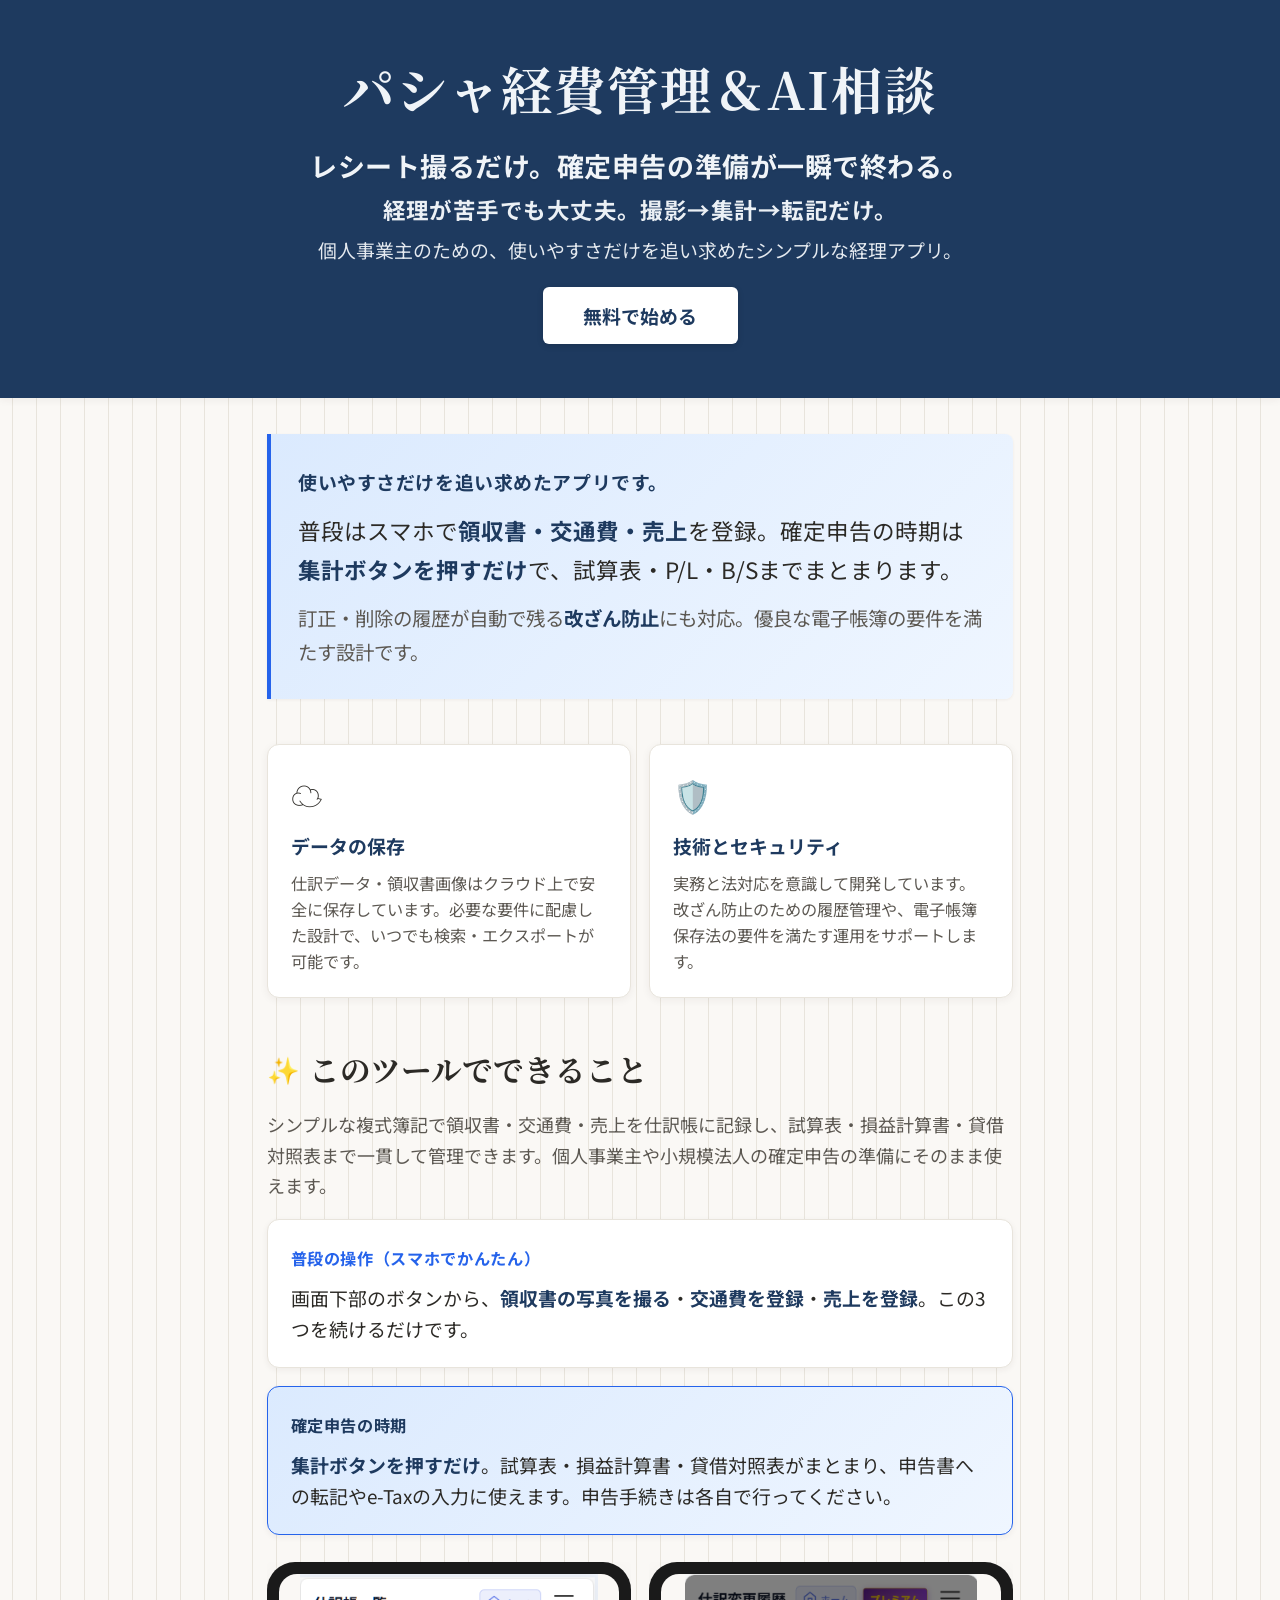
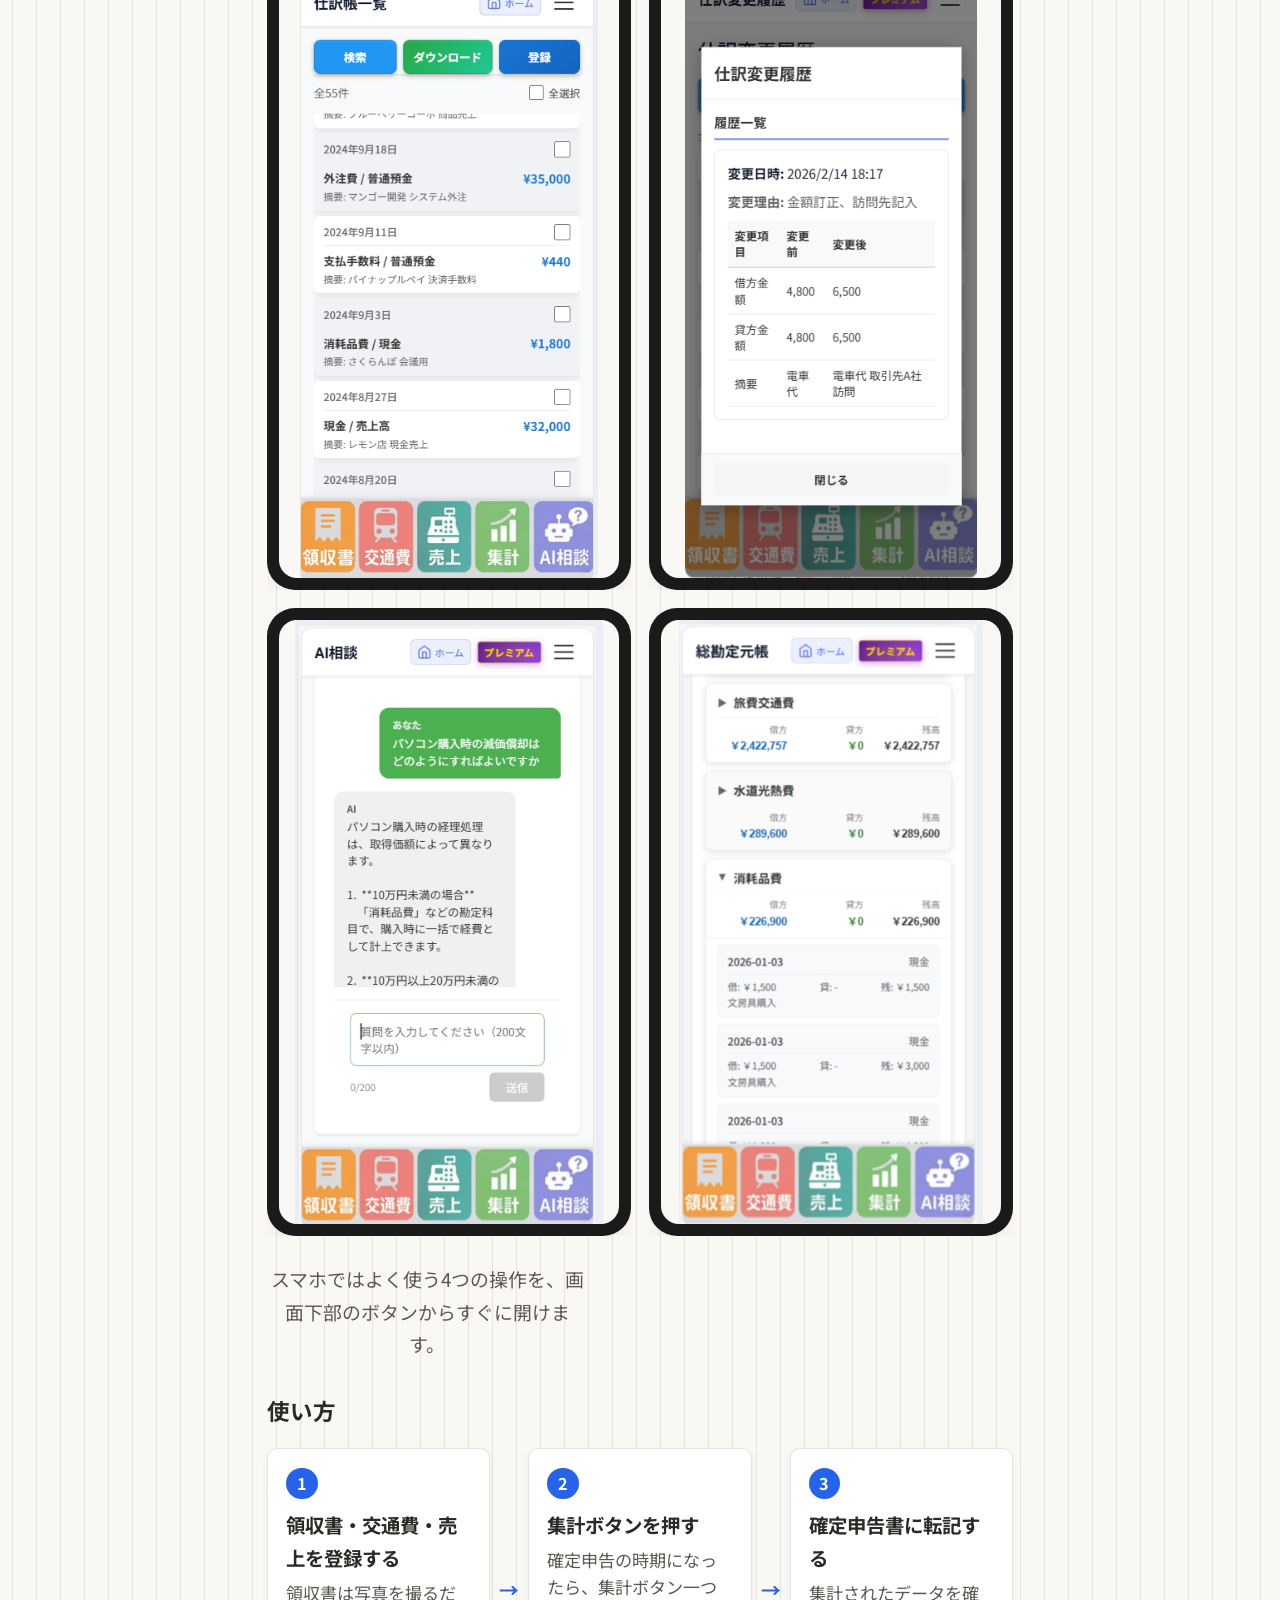
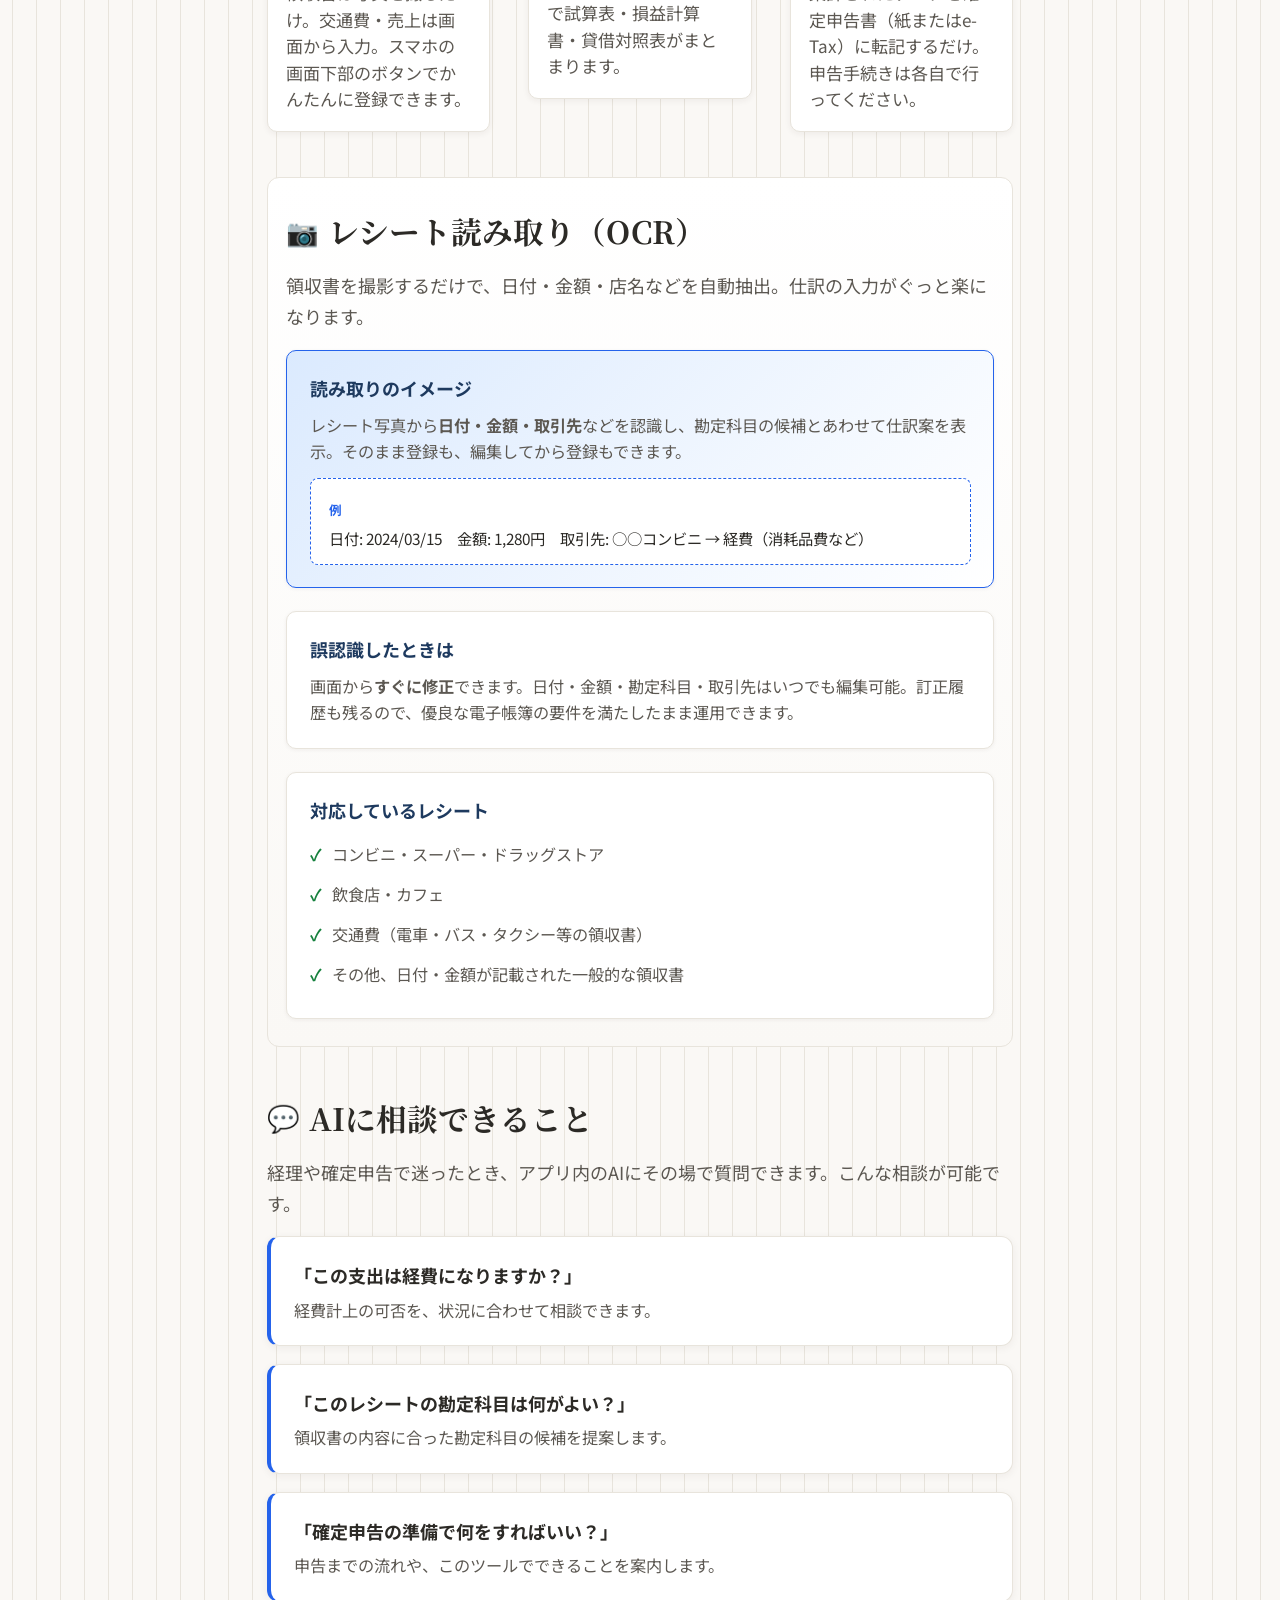
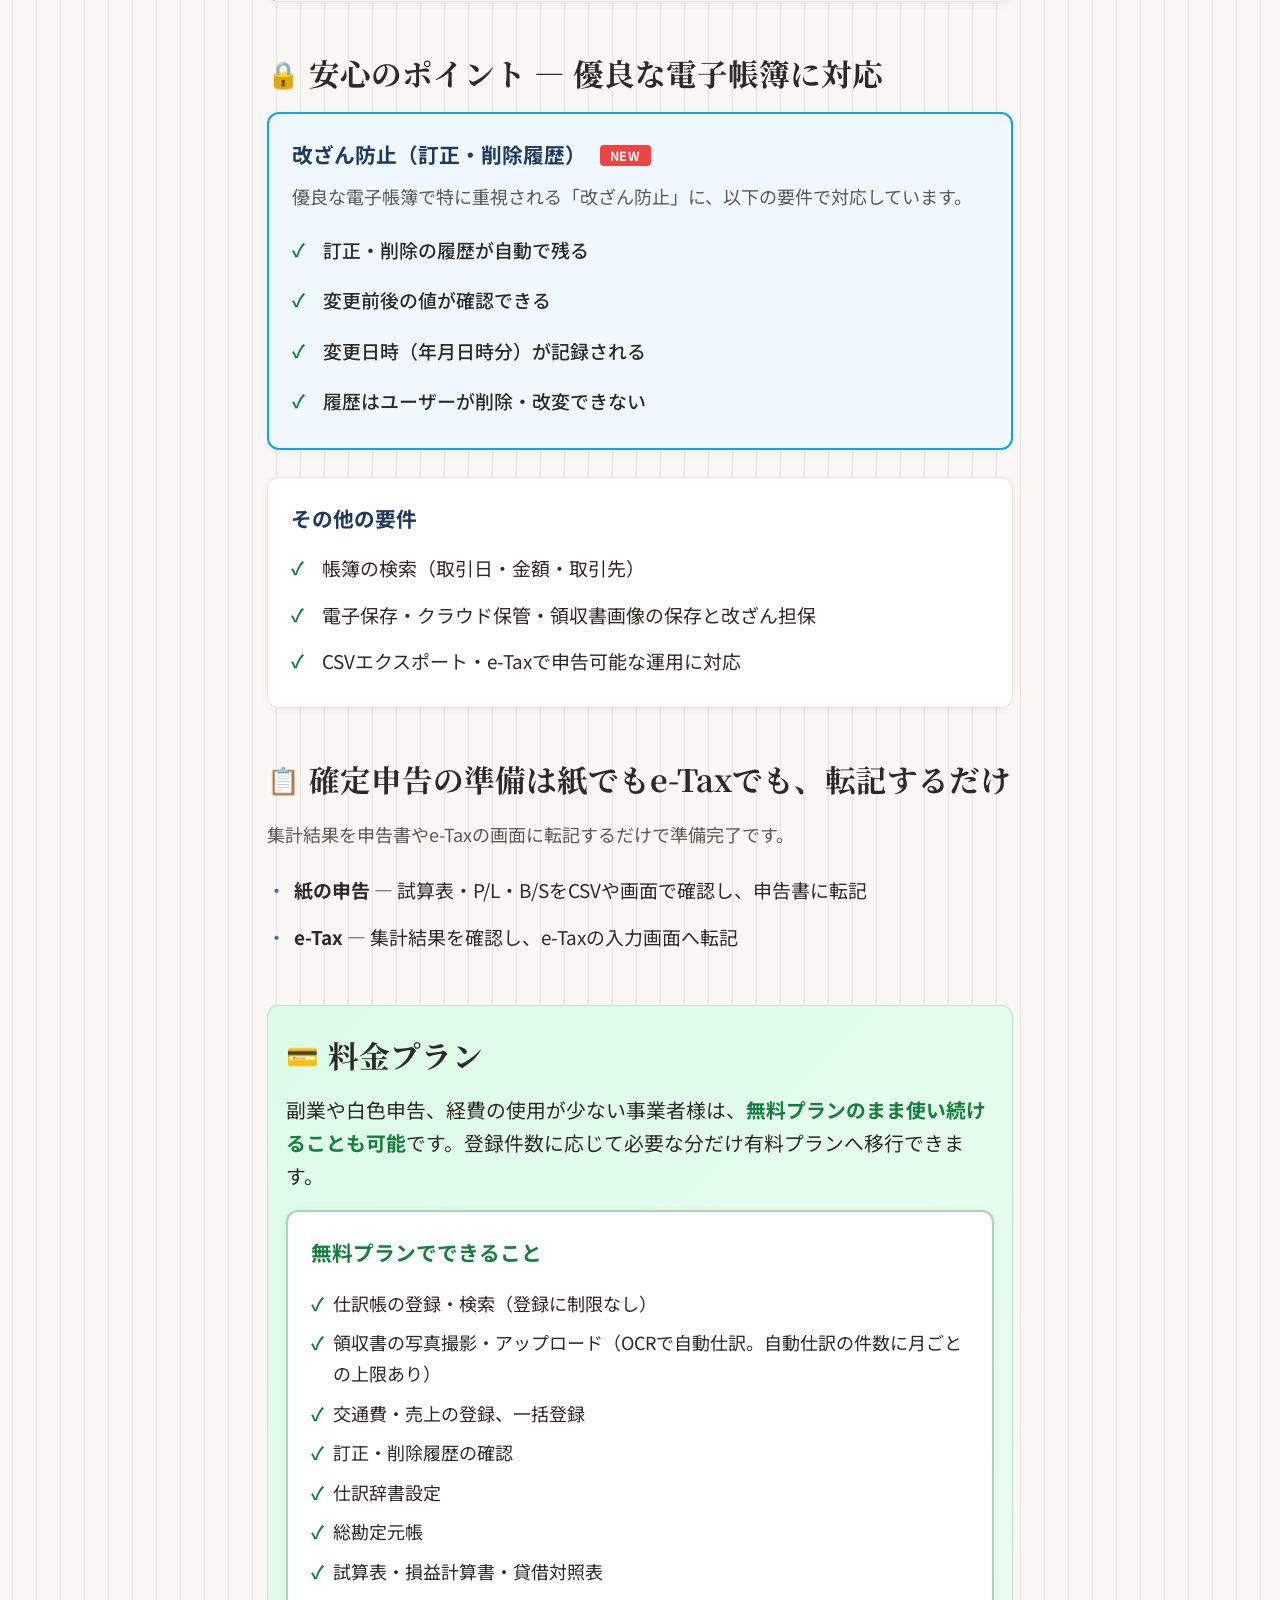
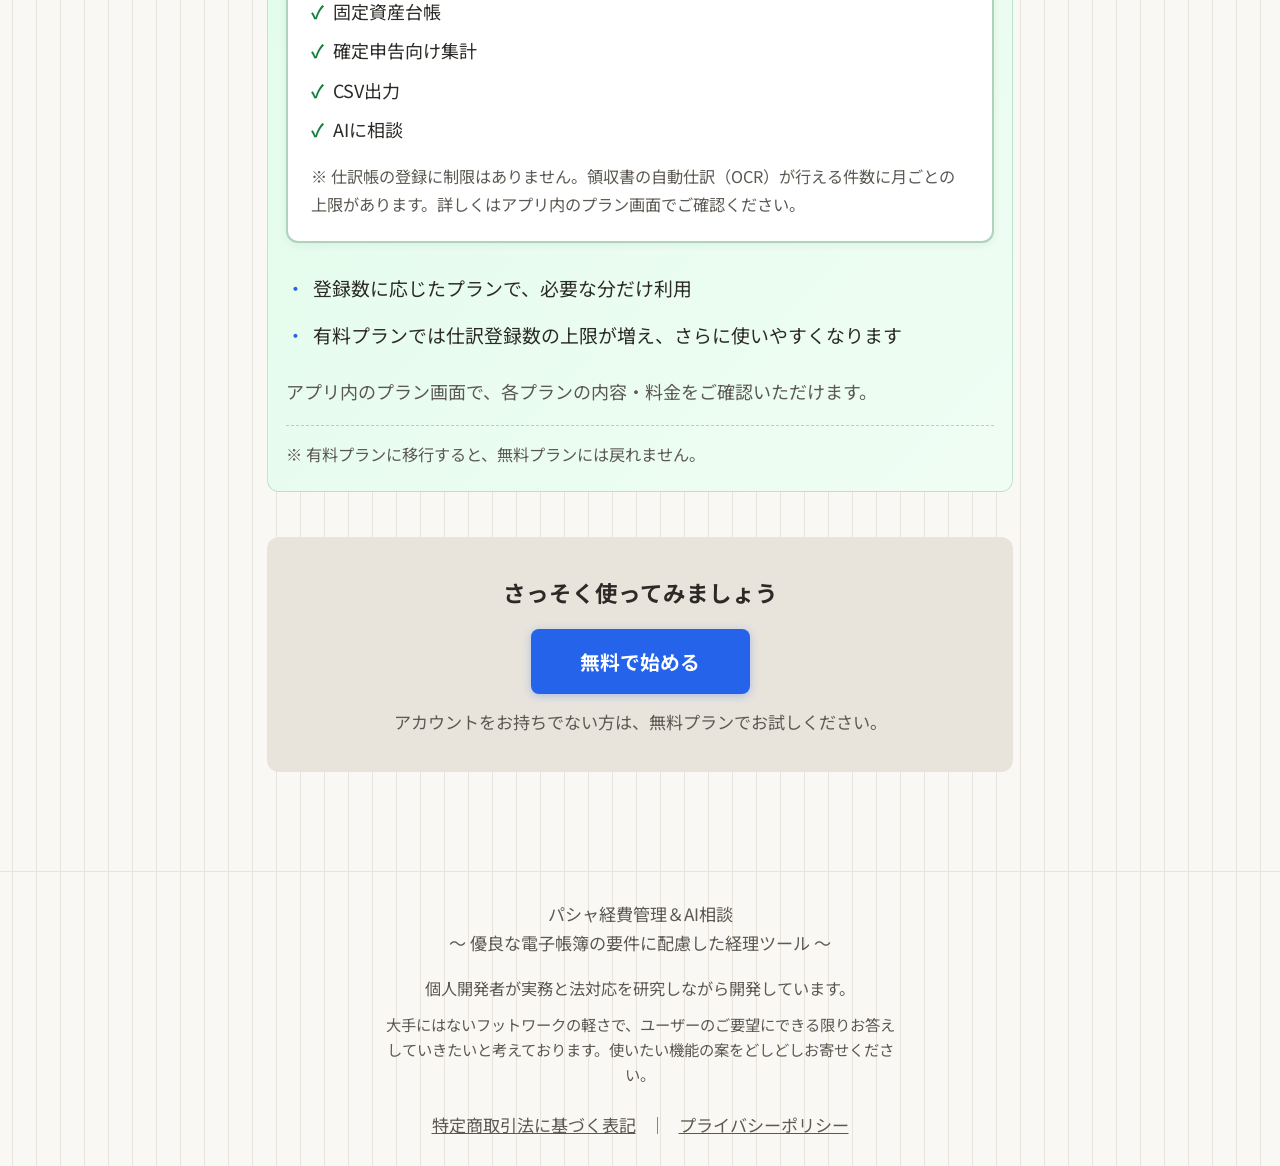
<file: index.html>
<!DOCTYPE html>
<html lang="ja">
<head>
  <meta charset="UTF-8" />
  <meta name="viewport" content="width=device-width, initial-scale=1" />
  <meta name="description" content="パシャ経費管理＆AI相談 — 優良な電子帳簿の要件に配慮した、訂正・削除履歴で改ざん防止を実現する仕訳帳・経理ツール" />
  <title>パシャ経費管理＆AI相談｜優良な電子帳簿対応の経理ツール</title>
  <link rel="preconnect" href="https://fonts.googleapis.com" />
  <link rel="preconnect" href="https://fonts.gstatic.com" crossorigin />
  <link href="https://fonts.googleapis.com/css2?family=Noto+Sans+JP:wght@400;500;700&family=Noto+Serif+JP:wght@500;600;700&display=swap" rel="stylesheet" />
  <link rel="stylesheet" href="styles.css" />
</head>
<body>
  <div class="page">
    <header class="header">
      <div class="header-inner">
        <h1 class="logo">パシャ経費管理＆AI相談</h1>
        <p class="header-catch">レシート撮るだけ。確定申告の準備が一瞬で終わる。</p>
        <p class="header-catch-2">経理が苦手でも大丈夫。撮影→集計→転記だけ。</p>
        <p class="header-sub">個人事業主のための、使いやすさだけを追い求めたシンプルな経理アプリ。</p>
        <a href="https://receipt-ai-system-front.onrender.com/login" class="header-login-btn">無料で始める</a>
      </div>
    </header>

    <main class="main">
      <!-- 1. ヒーロー（このツールの価値を一言で） -->
      <section class="hero">
        <div class="hero-inner">
          <p class="hero-usability">使いやすさだけを追い求めたアプリです。</p>
          <p class="hero-lead">普段はスマホで<strong>領収書・交通費・売上</strong>を登録。確定申告の時期は<strong>集計ボタンを押すだけ</strong>で、試算表・P/L・B/Sまでまとまります。</p>
          <p class="hero-sub">訂正・削除の履歴が自動で残る<strong>改ざん防止</strong>にも対応。優良な電子帳簿の要件を満たす設計です。</p>
        </div>
      </section>

      <!-- 信頼の基盤（誰が・どの技術で） -->
      <section class="section section-trust-base" aria-label="信頼の基盤">
        <div class="trust-base-grid">
          <div class="trust-base-card">
            <span class="trust-base-icon" aria-hidden="true">☁️</span>
            <h3 class="trust-base-title">データの保存</h3>
            <p class="trust-base-desc">仕訳データ・領収書画像はクラウド上で安全に保存しています。必要な要件に配慮した設計で、いつでも検索・エクスポートが可能です。</p>
          </div>
          <div class="trust-base-card">
            <span class="trust-base-icon" aria-hidden="true">🛡️</span>
            <h3 class="trust-base-title">技術とセキュリティ</h3>
            <p class="trust-base-desc">実務と法対応を意識して開発しています。改ざん防止のための履歴管理や、電子帳簿保存法の要件を満たす運用をサポートします。</p>
          </div>
        </div>
      </section>

      <!-- 2. このツールでできること（操作・画面を1か所に集約） -->
      <section class="section section-do" id="do">
        <h2 class="section-title">
          <span class="section-title-icon">✨</span>
          このツールでできること
        </h2>
        <p class="section-note">シンプルな複式簿記で領収書・交通費・売上を仕訳帳に記録し、試算表・損益計算書・貸借対照表まで一貫して管理できます。個人事業主や小規模法人の確定申告の準備にそのまま使えます。</p>

        <div class="flow-cards">
          <div class="flow-card">
            <span class="flow-label">普段の操作（スマホでかんたん）</span>
            <p class="flow-desc">画面下部のボタンから、<strong>領収書の写真を撮る</strong>・<strong>交通費を登録</strong>・<strong>売上を登録</strong>。この3つを続けるだけです。</p>
          </div>
          <div class="flow-card flow-card-accent">
            <span class="flow-label">確定申告の時期</span>
            <p class="flow-desc"><strong>集計ボタンを押すだけ</strong>。試算表・損益計算書・貸借対照表がまとまり、申告書への転記やe-Taxの入力に使えます。申告手続きは各自で行ってください。</p>
          </div>
        </div>

        <div class="screen-showcase">
          <div class="screenshot-grid" aria-label="アプリ画面">
            <div class="screenshot-grid-item">
              <div class="phone-mockup">
                <div class="phone-frame">
                  <div class="phone-screen">
                    <img src="images/app-screenshot.png" alt="アプリ画面：メイン操作" />
                  </div>
                </div>
              </div>
            </div>
            <div class="screenshot-grid-item">
              <div class="phone-mockup">
                <div class="phone-frame">
                  <div class="phone-screen">
                    <img src="images/app-screenshot-2.png" alt="アプリ画面：領収書登録" />
                  </div>
                </div>
              </div>
            </div>
            <div class="screenshot-grid-item">
              <div class="phone-mockup">
                <div class="phone-frame">
                  <div class="phone-screen">
                    <img src="images/app-screenshot-3.png" alt="アプリ画面：交通費・売上" />
                  </div>
                </div>
              </div>
            </div>
            <div class="screenshot-grid-item">
              <div class="phone-mockup">
                <div class="phone-frame">
                  <div class="phone-screen">
                    <img src="images/app-screenshot-4.png" alt="アプリ画面：集計" />
                  </div>
                </div>
              </div>
            </div>
          </div>
          <p class="screen-caption-single">スマホではよく使う4つの操作を、画面下部のボタンからすぐに開けます。</p>
        </div>

        <!-- 使い方（3ステップ） -->
        <h3 class="howto-title">使い方</h3>
        <div class="howto-steps">
          <div class="howto-step">
            <span class="howto-step-num">1</span>
            <h4 class="howto-step-title">領収書・交通費・売上を登録する</h4>
            <p class="howto-step-desc">領収書は写真を撮るだけ。交通費・売上は画面から入力。スマホの画面下部のボタンでかんたんに登録できます。</p>
          </div>
          <span class="howto-arrow">→</span>
          <div class="howto-step">
            <span class="howto-step-num">2</span>
            <h4 class="howto-step-title">集計ボタンを押す</h4>
            <p class="howto-step-desc">確定申告の時期になったら、集計ボタン一つで試算表・損益計算書・貸借対照表がまとまります。</p>
          </div>
          <span class="howto-arrow">→</span>
          <div class="howto-step">
            <span class="howto-step-num">3</span>
            <h4 class="howto-step-title">確定申告書に転記する</h4>
            <p class="howto-step-desc">集計されたデータを確定申告書（紙またはe-Tax）に転記するだけ。申告手続きは各自で行ってください。</p>
          </div>
        </div>
      </section>

      <!-- レシート読み取り（OCR） -->
      <section class="section section-ocr" id="ocr">
        <h2 class="section-title">
          <span class="section-title-icon">📷</span>
          レシート読み取り（OCR）
        </h2>
        <p class="section-note">領収書を撮影するだけで、日付・金額・店名などを自動抽出。仕訳の入力がぐっと楽になります。</p>

        <div class="ocr-blocks">
          <div class="ocr-block ocr-block-example">
            <h3 class="ocr-block-title">読み取りのイメージ</h3>
            <p class="ocr-block-desc">レシート写真から<strong>日付・金額・取引先</strong>などを認識し、勘定科目の候補とあわせて仕訳案を表示。そのまま登録も、編集してから登録もできます。</p>
            <div class="ocr-example-box" aria-hidden="true">
              <span class="ocr-example-label">例</span>
              <p class="ocr-example-text">日付: 2024/03/15　金額: 1,280円　取引先: ○○コンビニ → 経費（消耗品費など）</p>
            </div>
          </div>
          <div class="ocr-block">
            <h3 class="ocr-block-title">誤認識したときは</h3>
            <p class="ocr-block-desc">画面から<strong>すぐに修正</strong>できます。日付・金額・勘定科目・取引先はいつでも編集可能。訂正履歴も残るので、優良な電子帳簿の要件を満たしたまま運用できます。</p>
          </div>
          <div class="ocr-block">
            <h3 class="ocr-block-title">対応しているレシート</h3>
            <ul class="ocr-receipt-list">
              <li>コンビニ・スーパー・ドラッグストア</li>
              <li>飲食店・カフェ</li>
              <li>交通費（電車・バス・タクシー等の領収書）</li>
              <li>その他、日付・金額が記載された一般的な領収書</li>
            </ul>
          </div>
        </div>
      </section>

      <!-- AIに相談できること -->
      <section class="section section-ai" id="ai">
        <h2 class="section-title">
          <span class="section-title-icon">💬</span>
          AIに相談できること
        </h2>
        <p class="section-note">経理や確定申告で迷ったとき、アプリ内のAIにその場で質問できます。こんな相談が可能です。</p>
        <ul class="ai-example-list">
          <li class="ai-example-card">
            <span class="ai-example-q">「この支出は経費になりますか？」</span>
            <p class="ai-example-desc">経費計上の可否を、状況に合わせて相談できます。</p>
          </li>
          <li class="ai-example-card">
            <span class="ai-example-q">「このレシートの勘定科目は何がよい？」</span>
            <p class="ai-example-desc">領収書の内容に合った勘定科目の候補を提案します。</p>
          </li>
          <li class="ai-example-card">
            <span class="ai-example-q">「確定申告の準備で何をすればいい？」</span>
            <p class="ai-example-desc">申告までの流れや、このツールでできることを案内します。</p>
          </li>
        </ul>
      </section>

      <!-- 3. 安心のポイント（改ざん防止＋優良な電子帳簿を1ブロックに） -->
      <section class="section section-trust" id="trust">
        <h2 class="section-title">
          <span class="section-title-icon">🔒</span>
          安心のポイント — 優良な電子帳簿に対応
        </h2>

        <div class="trust-block trust-block-featured">
          <h3 class="trust-title">改ざん防止（訂正・削除履歴） <span class="badge-new badge-new-inline">NEW</span></h3>
          <p class="trust-note">優良な電子帳簿で特に重視される「改ざん防止」に、以下の要件で対応しています。</p>
          <ul class="checklist checklist-featured">
            <li><span class="check">✓</span> 訂正・削除の履歴が自動で残る</li>
            <li><span class="check">✓</span> 変更前後の値が確認できる</li>
            <li><span class="check">✓</span> 変更日時（年月日時分）が記録される</li>
            <li><span class="check">✓</span> 履歴はユーザーが削除・改変できない</li>
          </ul>
        </div>

        <div class="trust-block">
          <h3 class="trust-title">その他の要件</h3>
          <ul class="checklist">
            <li><span class="check">✓</span> 帳簿の検索（取引日・金額・取引先）</li>
            <li><span class="check">✓</span> 電子保存・クラウド保管・領収書画像の保存と改ざん担保</li>
            <li><span class="check">✓</span> CSVエクスポート・e-Taxで申告可能な運用に対応</li>
          </ul>
        </div>
      </section>

      <!-- 4. 確定申告の準備（転記の説明はここだけ） -->
      <section class="section section-appeal" id="etax">
        <h2 class="section-title">
          <span class="section-title-icon">📋</span>
          確定申告の準備は紙でもe-Taxでも、転記するだけ
        </h2>
        <p class="section-note">集計結果を申告書やe-Taxの画面に転記するだけで準備完了です。</p>
        <ul class="appeal-list">
          <li><strong>紙の申告</strong> — 試算表・P/L・B/SをCSVや画面で確認し、申告書に転記</li>
          <li><strong>e-Tax</strong> — 集計結果を確認し、e-Taxの入力画面へ転記</li>
        </ul>
      </section>

      <!-- 5. 料金プラン -->
      <section class="section section-plans" id="plans">
        <h2 class="section-title">
          <span class="section-title-icon">💳</span>
          料金プラン
        </h2>
        <p class="plans-free-lead">副業や白色申告、経費の使用が少ない事業者様は、<strong>無料プランのまま使い続けることも可能</strong>です。登録件数に応じて必要な分だけ有料プランへ移行できます。</p>

        <!-- 無料プランでできること -->
        <div class="free-plan-box">
          <h3 class="free-plan-title">無料プランでできること</h3>
          <ul class="free-plan-list">
            <li>仕訳帳の登録・検索（登録に制限なし）</li>
            <li>領収書の写真撮影・アップロード（OCRで自動仕訳。自動仕訳の件数に月ごとの上限あり）</li>
            <li>交通費・売上の登録、一括登録</li>
            <li>訂正・削除履歴の確認</li>
            <li>仕訳辞書設定</li>
            <li>総勘定元帳</li>
            <li>試算表・損益計算書・貸借対照表</li>
            <li>固定資産台帳</li>
            <li>確定申告向け集計</li>
            <li>CSV出力</li>
            <li>AIに相談</li>
          </ul>
          <p class="free-plan-note">※ 仕訳帳の登録に制限はありません。領収書の自動仕訳（OCR）が行える件数に月ごとの上限があります。詳しくはアプリ内のプラン画面でご確認ください。</p>
        </div>

        <ul class="appeal-list">
          <li>登録数に応じたプランで、必要な分だけ利用</li>
          <li>有料プランでは仕訳登録数の上限が増え、さらに使いやすくなります</li>
        </ul>
        <p class="appeal-note">アプリ内のプラン画面で、各プランの内容・料金をご確認いただけます。</p>
        <p class="plans-footnote"><small>※ 有料プランに移行すると、無料プランには戻れません。</small></p>
      </section>

      <!-- 6. CTA -->
      <section class="section section-cta">
        <p class="cta-text">さっそく使ってみましょう</p>
        <a href="https://receipt-ai-system-front.onrender.com/login" class="cta-login-btn">無料で始める</a>
        <p class="cta-note">アカウントをお持ちでない方は、無料プランでお試しください。</p>
      </section>
    </main>

    <footer class="footer">
      <p class="footer-text">パシャ経費管理＆AI相談 </p>
      <p class="footer-text">～ 優良な電子帳簿の要件に配慮した経理ツール ～</p>
      <p class="footer-about">個人開発者が実務と法対応を研究しながら開発しています。</p>
      <p class="footer-appeal">大手にはないフットワークの軽さで、ユーザーのご要望にできる限りお答えしていきたいと考えております。使いたい機能の案をどしどしお寄せください。</p>
      <p class="footer-links">
        <a href="legal.html">特定商取引法に基づく表記</a>
        <span class="footer-sep">｜</span>
        <a href="privacy-policy.html">プライバシーポリシー</a>
      </p>


    </footer>

  </div>
</body>
</html>
</file>
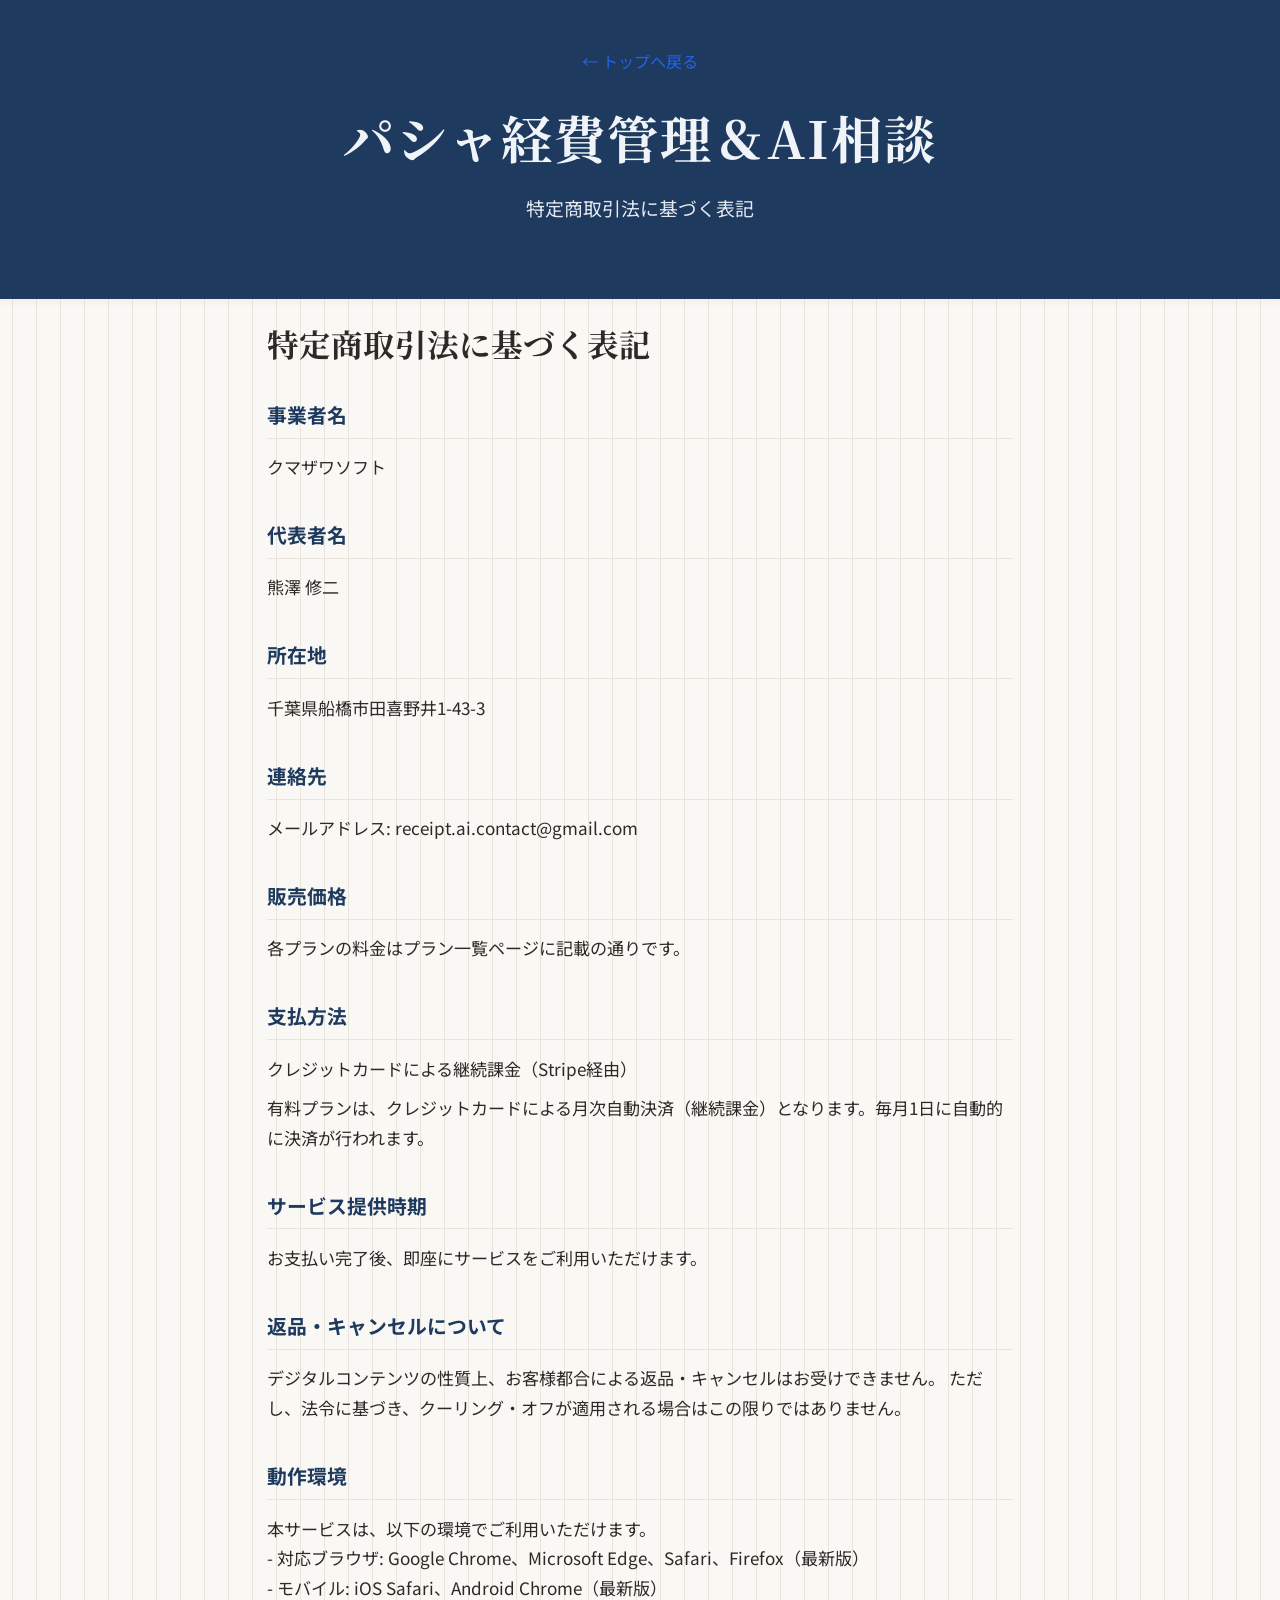
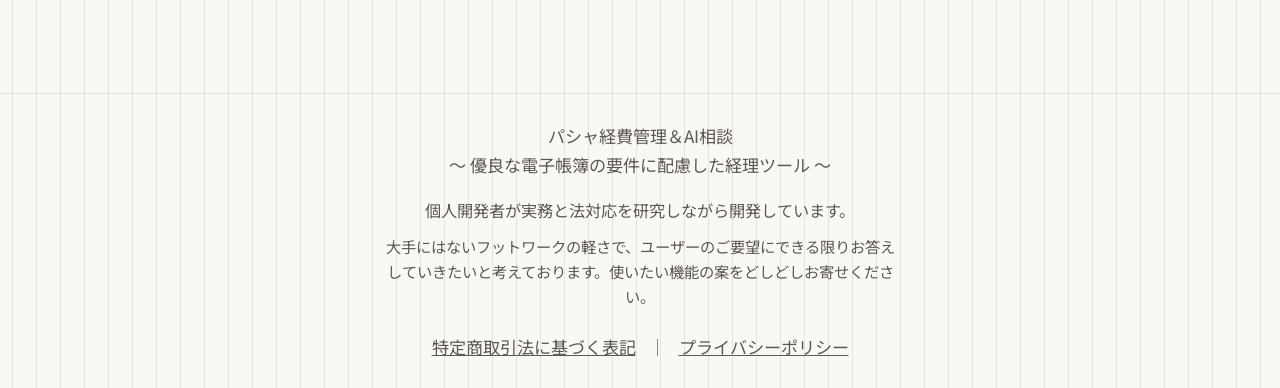
<file: legal.html>
<!DOCTYPE html>
<html lang="ja">
<head>
  <meta charset="UTF-8" />
  <meta name="viewport" content="width=device-width, initial-scale=1" />
  <meta name="description" content="パシャ経費管理＆AI相談の特定商取引法に基づく表記。" />
  <title>特定商取引法に基づく表記｜パシャ経費管理＆AI相談</title>
  <link rel="preconnect" href="https://fonts.googleapis.com" />
  <link rel="preconnect" href="https://fonts.gstatic.com" crossorigin />
  <link href="https://fonts.googleapis.com/css2?family=Noto+Sans+JP:wght@400;500;700&family=Noto+Serif+JP:wght@500;600;700&display=swap" rel="stylesheet" />
  <link rel="stylesheet" href="styles.css" />
  <style>
    .legal-page .main { padding-top: 1rem; }
    .legal-page .page-title {
      margin: 0 0 1.5rem;
      font-family: var(--font-serif);
      font-size: 1.75rem;
      font-weight: 700;
      color: var(--ink);
    }
    .legal-section {
      margin-bottom: 2rem;
    }
    .legal-section h2 {
      margin: 0 0 0.75rem;
      font-size: 1.1rem;
      font-weight: 700;
      color: var(--header-bg);
      padding-bottom: 0.35rem;
      border-bottom: 1px solid var(--paper-line);
    }
    .legal-section p {
      margin: 0 0 0.5rem;
      font-size: 0.95rem;
      color: var(--ink);
      line-height: 1.75;
    }
    .legal-header-link {
      display: inline-block;
      margin-bottom: 1rem;
      font-size: 0.9rem;
      color: var(--accent);
      text-decoration: none;
    }
    .legal-header-link:hover { text-decoration: underline; }
  </style>
</head>
<body class="legal-page">
  <div class="page">
    <header class="header">
      <div class="header-inner">
        <a href="index.html" class="legal-header-link">← トップへ戻る</a>
        <h1 class="logo">パシャ経費管理＆AI相談</h1>
        <p class="header-sub">特定商取引法に基づく表記</p>
      </div>
    </header>

    <main class="main">
      <h2 class="page-title">特定商取引法に基づく表記</h2>

      <section class="legal-section">
        <h2>事業者名</h2>
        <p>クマザワソフト</p>
      </section>

      <section class="legal-section">
        <h2>代表者名</h2>
        <p>熊澤 修二</p>
      </section>

      <section class="legal-section">
        <h2>所在地</h2>
        <p>千葉県船橋市田喜野井1-43-3</p>
      </section>

      <section class="legal-section">
        <h2>連絡先</h2>
        <p>メールアドレス: receipt.ai.contact@gmail.com</p>
      </section>

      <section class="legal-section">
        <h2>販売価格</h2>
        <p>各プランの料金はプラン一覧ページに記載の通りです。</p>
      </section>

      <section class="legal-section">
        <h2>支払方法</h2>
        <p>クレジットカードによる継続課金（Stripe経由）</p>
        <p>有料プランは、クレジットカードによる月次自動決済（継続課金）となります。毎月1日に自動的に決済が行われます。</p>
      </section>

      <section class="legal-section">
        <h2>サービス提供時期</h2>
        <p>お支払い完了後、即座にサービスをご利用いただけます。</p>
      </section>

      <section class="legal-section">
        <h2>返品・キャンセルについて</h2>
        <p>
          デジタルコンテンツの性質上、お客様都合による返品・キャンセルはお受けできません。
          ただし、法令に基づき、クーリング・オフが適用される場合はこの限りではありません。
        </p>
      </section>

      <section class="legal-section">
        <h2>動作環境</h2>
        <p>
          本サービスは、以下の環境でご利用いただけます。<br />
          - 対応ブラウザ: Google Chrome、Microsoft Edge、Safari、Firefox（最新版）<br />
          - モバイル: iOS Safari、Android Chrome（最新版）
        </p>
      </section>
    </main>

    <footer class="footer">
      <p class="footer-text">パシャ経費管理＆AI相談 </p>
      <p class="footer-text">～ 優良な電子帳簿の要件に配慮した経理ツール ～</p>
      <p class="footer-about">個人開発者が実務と法対応を研究しながら開発しています。</p>
      <p class="footer-appeal">大手にはないフットワークの軽さで、ユーザーのご要望にできる限りお答えしていきたいと考えております。使いたい機能の案をどしどしお寄せください。</p>
      <p class="footer-links">
        <a href="legal.html">特定商取引法に基づく表記</a>
        <span class="footer-sep">｜</span>
        <a href="privacy-policy.html">プライバシーポリシー</a>
      </p>
    </footer>
  </div>
</body>
</html>
</file>
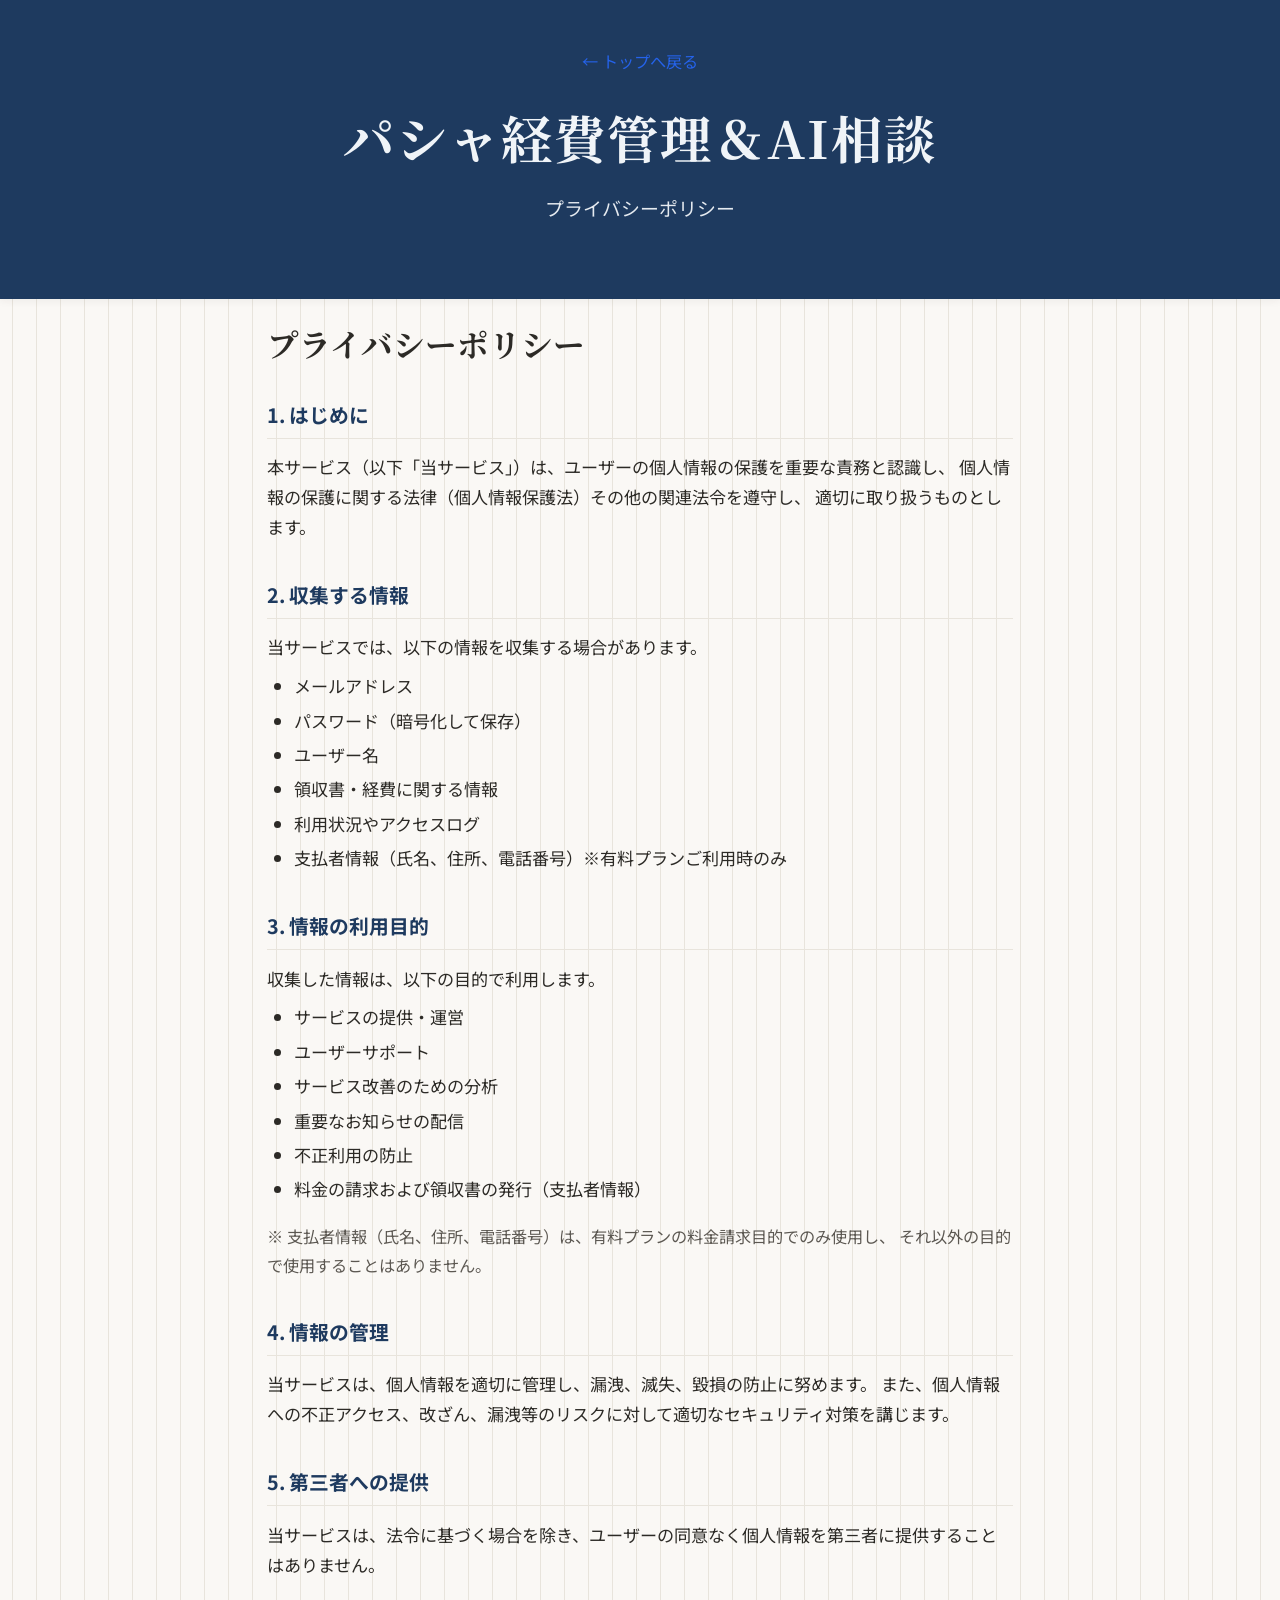
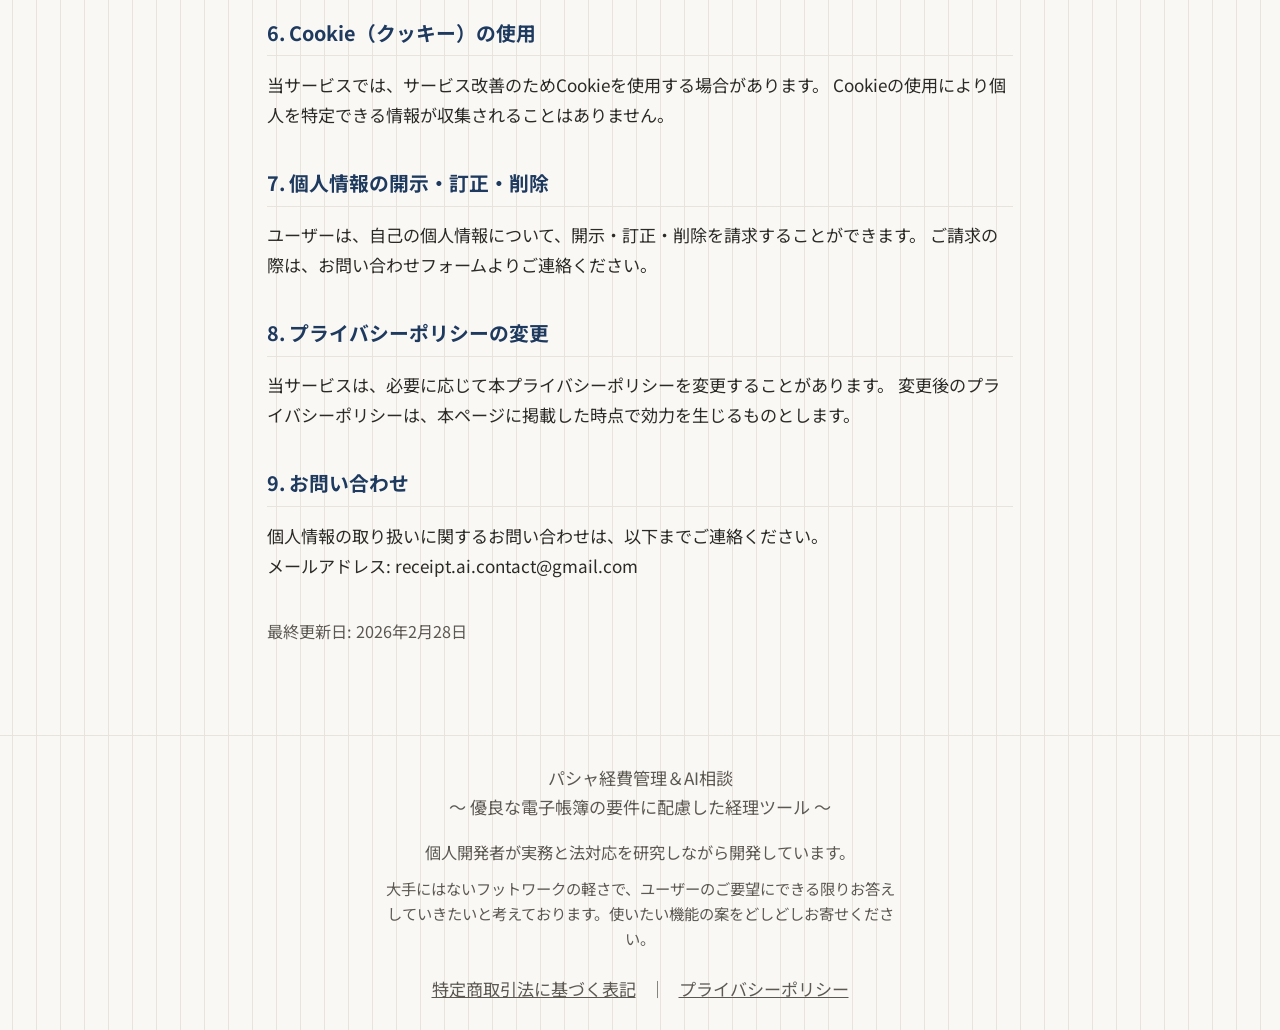
<file: privacy-policy.html>
<!DOCTYPE html>
<html lang="ja">
<head>
  <meta charset="UTF-8" />
  <meta name="viewport" content="width=device-width, initial-scale=1" />
  <meta name="description" content="パシャ経費管理＆AI相談のプライバシーポリシー。個人情報の取り扱いについて定めています。" />
  <title>プライバシーポリシー｜パシャ経費管理＆AI相談</title>
  <link rel="preconnect" href="https://fonts.googleapis.com" />
  <link rel="preconnect" href="https://fonts.gstatic.com" crossorigin />
  <link href="https://fonts.googleapis.com/css2?family=Noto+Sans+JP:wght@400;500;700&family=Noto+Serif+JP:wght@500;600;700&display=swap" rel="stylesheet" />
  <link rel="stylesheet" href="styles.css" />
  <style>
    .privacy-page .main { padding-top: 1rem; }
    .privacy-page .page-title {
      margin: 0 0 1.5rem;
      font-family: var(--font-serif);
      font-size: 1.75rem;
      font-weight: 700;
      color: var(--ink);
    }
    .privacy-section {
      margin-bottom: 2rem;
    }
    .privacy-section h2 {
      margin: 0 0 0.75rem;
      font-size: 1.1rem;
      font-weight: 700;
      color: var(--header-bg);
      padding-bottom: 0.35rem;
      border-bottom: 1px solid var(--paper-line);
    }
    .privacy-section p {
      margin: 0 0 0.5rem;
      font-size: 0.95rem;
      color: var(--ink);
      line-height: 1.75;
    }
    .privacy-section ul {
      margin: 0.5rem 0 1rem;
      padding-left: 1.5rem;
      font-size: 0.95rem;
      color: var(--ink);
      line-height: 1.75;
    }
    .privacy-section li { margin-bottom: 0.25rem; }
    .privacy-note {
      margin-top: 0.75rem !important;
      font-size: 0.9rem !important;
      color: var(--ink-muted) !important;
    }
    .privacy-updated {
      margin-top: 2rem !important;
      font-size: 0.9rem !important;
      color: var(--ink-muted) !important;
    }
    .privacy-header-link {
      display: inline-block;
      margin-bottom: 1rem;
      font-size: 0.9rem;
      color: var(--accent);
      text-decoration: none;
    }
    .privacy-header-link:hover { text-decoration: underline; }
  </style>
</head>
<body class="privacy-page">
  <div class="page">
    <header class="header">
      <div class="header-inner">
        <a href="index.html" class="privacy-header-link">← トップへ戻る</a>
        <h1 class="logo">パシャ経費管理＆AI相談</h1>
        <p class="header-sub">プライバシーポリシー</p>
      </div>
    </header>

    <main class="main">
      <h2 class="page-title">プライバシーポリシー</h2>

      <section class="privacy-section">
        <h2>1. はじめに</h2>
        <p>
          本サービス（以下「当サービス」）は、ユーザーの個人情報の保護を重要な責務と認識し、
          個人情報の保護に関する法律（個人情報保護法）その他の関連法令を遵守し、
          適切に取り扱うものとします。
        </p>
      </section>

      <section class="privacy-section">
        <h2>2. 収集する情報</h2>
        <p>当サービスでは、以下の情報を収集する場合があります。</p>
        <ul>
          <li>メールアドレス</li>
          <li>パスワード（暗号化して保存）</li>
          <li>ユーザー名</li>
          <li>領収書・経費に関する情報</li>
          <li>利用状況やアクセスログ</li>
          <li>支払者情報（氏名、住所、電話番号）※有料プランご利用時のみ</li>
        </ul>
      </section>

      <section class="privacy-section">
        <h2>3. 情報の利用目的</h2>
        <p>収集した情報は、以下の目的で利用します。</p>
        <ul>
          <li>サービスの提供・運営</li>
          <li>ユーザーサポート</li>
          <li>サービス改善のための分析</li>
          <li>重要なお知らせの配信</li>
          <li>不正利用の防止</li>
          <li>料金の請求および領収書の発行（支払者情報）</li>
        </ul>
        <p class="privacy-note">
          ※ 支払者情報（氏名、住所、電話番号）は、有料プランの料金請求目的でのみ使用し、
          それ以外の目的で使用することはありません。
        </p>
      </section>

      <section class="privacy-section">
        <h2>4. 情報の管理</h2>
        <p>
          当サービスは、個人情報を適切に管理し、漏洩、滅失、毀損の防止に努めます。
          また、個人情報への不正アクセス、改ざん、漏洩等のリスクに対して適切なセキュリティ対策を講じます。
        </p>
      </section>

      <section class="privacy-section">
        <h2>5. 第三者への提供</h2>
        <p>
          当サービスは、法令に基づく場合を除き、ユーザーの同意なく個人情報を第三者に提供することはありません。
        </p>
      </section>

      <section class="privacy-section">
        <h2>6. Cookie（クッキー）の使用</h2>
        <p>
          当サービスでは、サービス改善のためCookieを使用する場合があります。
          Cookieの使用により個人を特定できる情報が収集されることはありません。
        </p>
      </section>

      <section class="privacy-section">
        <h2>7. 個人情報の開示・訂正・削除</h2>
        <p>
          ユーザーは、自己の個人情報について、開示・訂正・削除を請求することができます。
          ご請求の際は、お問い合わせフォームよりご連絡ください。
        </p>
      </section>

      <section class="privacy-section">
        <h2>8. プライバシーポリシーの変更</h2>
        <p>
          当サービスは、必要に応じて本プライバシーポリシーを変更することがあります。
          変更後のプライバシーポリシーは、本ページに掲載した時点で効力を生じるものとします。
        </p>
      </section>

      <section class="privacy-section">
        <h2>9. お問い合わせ</h2>
        <p>
          個人情報の取り扱いに関するお問い合わせは、以下までご連絡ください。<br />
          メールアドレス: receipt.ai.contact@gmail.com
        </p>
      </section>

      <section class="privacy-section">
        <p class="privacy-updated">最終更新日: 2026年2月28日</p>
      </section>
    </main>

    <footer class="footer">
      <p class="footer-text">パシャ経費管理＆AI相談 </p>
      <p class="footer-text">～ 優良な電子帳簿の要件に配慮した経理ツール ～</p>
      <p class="footer-about">個人開発者が実務と法対応を研究しながら開発しています。</p>
      <p class="footer-appeal">大手にはないフットワークの軽さで、ユーザーのご要望にできる限りお答えしていきたいと考えております。使いたい機能の案をどしどしお寄せください。</p>
      <p class="footer-links">
        <a href="legal.html">特定商取引法に基づく表記</a>
        <span class="footer-sep">｜</span>
        <a href="privacy-policy.html">プライバシーポリシー</a>
      </p>
    </footer>
  </div>
</body>
</html>
</file>
<file: styles.css>
/* パシャ経費管理＆AI相談 ランディング */

:root {
  --paper: #faf8f5;
  --paper-line: #e8e4dc;
  --ink: #2c2a26;
  --ink-muted: #5c5852;
  --accent: #2563eb;
  --accent-soft: #dbeafe;
  --success: #15803d;
  --success-soft: #dcfce7;
  --header-bg: #1e3a5f;
  --header-text: #f0f4f8;
  --featured-bg: #f0f9ff;
  --featured-border: #0ea5e9;
  --shadow: rgba(44, 42, 38, 0.06);
  --font-sans: "Noto Sans JP", sans-serif;
  --font-serif: "Noto Serif JP", serif;
  --new-bg: #ef4444;
  --new-text: #fff;
}

*,
*::before,
*::after {
  box-sizing: border-box;
}

html {
  font-size: 16px;
  scroll-behavior: smooth;
}

body {
  margin: 0;
  font-family: var(--font-sans);
  color: var(--ink);
  background: var(--paper);
  line-height: 1.7;
  min-height: 100vh;
}

.page {
  min-height: 100vh;
  background-image:
    linear-gradient(to right, var(--paper-line) 1px, transparent 1px);
  background-size: 24px 1px;
  background-position: 12px 0;
  background-color: var(--paper);
}

/* ========== ヘッダー（タイトルを大きく） ========== */
.header {
  background: var(--header-bg);
  color: var(--header-text);
  padding: 2.5rem 1rem 3rem;
  text-align: center;
  box-shadow: 0 2px 8px var(--shadow);
}

.header-inner {
  max-width: 720px;
  margin: 0 auto;
}

.logo {
  margin: 0 0 0.75rem;
  font-family: var(--font-serif);
  font-size: 2.2rem;
  font-weight: 700;
  letter-spacing: 0.04em;
}

.header-catch {
  margin: 0;
  font-size: 1.25rem;
  font-weight: 700;
  line-height: 1.5;
  letter-spacing: 0.02em;
  text-shadow: 0 1px 2px rgba(0, 0, 0, 0.1);
}

.header-catch-2 {
  margin: 0.4rem 0 0;
  font-size: 1.1rem;
  font-weight: 700;
  line-height: 1.5;
  letter-spacing: 0.02em;
  opacity: 0.98;
}

.header-sub {
  margin: 0.5rem 0 1.25rem;
  font-size: 0.95rem;
  opacity: 0.95;
  font-weight: 400;
  line-height: 1.5;
}

.header-login-btn {
  display: inline-block;
  background: #fff;
  color: var(--header-bg);
  font-size: 0.95rem;
  font-weight: 700;
  padding: 0.6rem 2rem;
  border-radius: 6px;
  text-decoration: none;
  transition: background 0.15s, transform 0.15s;
  box-shadow: 0 2px 6px rgba(0, 0, 0, 0.15);
}

.header-login-btn:hover {
  background: var(--accent-soft);
  transform: translateY(-1px);
}

/* ========== メインコンテナ ========== */
.main {
  max-width: 760px;
  margin: 0 auto;
  padding: 2rem 1.5rem 3rem;
}

/* ========== ヒーロー ========== */
.hero {
  margin-bottom: 2.5rem;
}

.hero-inner {
  padding: 1.5rem 1.25rem;
  background: linear-gradient(135deg, var(--accent-soft) 0%, #eff6ff 100%);
  border-left: 4px solid var(--accent);
  border-radius: 0 8px 8px 0;
  box-shadow: 0 1px 3px var(--shadow);
}

.hero-usability {
  margin: 0 0 0.75rem;
  font-size: 0.95rem;
  font-weight: 700;
  color: var(--header-bg);
  letter-spacing: 0.03em;
}

.hero-lead {
  margin: 0;
  font-size: 1.1rem;
  color: var(--ink);
}

.hero-lead strong {
  color: var(--header-bg);
  font-weight: 700;
}

.hero-sub {
  margin: 0.75rem 0 0;
  font-size: 0.98rem;
  color: var(--ink-muted);
}

.hero-sub strong {
  color: var(--header-bg);
  font-weight: 700;
}

/* ========== 信頼の基盤 ========== */
.section-trust-base {
  margin-bottom: 2rem;
}

.trust-base-grid {
  display: grid;
  grid-template-columns: 1fr 1fr;
  gap: 1rem;
}

.trust-base-card {
  background: #fff;
  border: 1px solid var(--paper-line);
  border-radius: 12px;
  padding: 1.25rem 1.25rem;
  box-shadow: 0 2px 8px var(--shadow);
  transition: transform 0.2s, box-shadow 0.2s;
}

.trust-base-card:hover {
  transform: translateY(-2px);
  box-shadow: 0 6px 16px var(--shadow);
}

.trust-base-icon {
  font-size: 1.75rem;
  display: block;
  margin-bottom: 0.5rem;
}

.trust-base-title {
  margin: 0 0 0.5rem;
  font-size: 1.05rem;
  font-weight: 700;
  color: var(--header-bg);
}

.trust-base-desc {
  margin: 0;
  font-size: 0.9rem;
  color: var(--ink-muted);
  line-height: 1.6;
}

@media (max-width: 599px) {
  .trust-base-grid {
    grid-template-columns: 1fr;
  }
}

/* ========== NEW バッジ ========== */
.badge-new {
  display: inline-block;
  background: var(--new-bg);
  color: var(--new-text);
  font-size: 0.65rem;
  font-weight: 700;
  letter-spacing: 0.06em;
  padding: 2px 8px;
  border-radius: 4px;
  line-height: 1.4;
  vertical-align: middle;
}

.badge-new-inline {
  margin-left: 0.5rem;
  font-size: 0.7rem;
  padding: 2px 10px;
  position: relative;
  top: -2px;
}

/* ========== 4つの特長カード ========== */
.section-features {
  margin-bottom: 2.5rem;
}

.feature-grid {
  display: grid;
  grid-template-columns: repeat(2, 1fr);
  gap: 1rem;
}

.feature-card {
  position: relative;
  background: #fff;
  border: 1px solid var(--paper-line);
  border-radius: 12px;
  padding: 1.25rem 1rem;
  text-align: center;
  box-shadow: 0 2px 6px var(--shadow);
  transition: transform 0.15s, box-shadow 0.15s;
}

.feature-card:hover {
  transform: translateY(-2px);
  box-shadow: 0 4px 12px var(--shadow);
}

.feature-card-new {
  border-color: var(--featured-border);
  background: var(--featured-bg);
}

.feature-card .badge-new {
  position: absolute;
  top: -8px;
  right: -6px;
  font-size: 0.6rem;
  padding: 2px 8px;
  box-shadow: 0 1px 4px rgba(239, 68, 68, 0.25);
}

.feature-icon {
  display: block;
  font-size: 2rem;
  margin-bottom: 0.4rem;
}

.feature-card-title {
  margin: 0 0 0.25rem;
  font-size: 1rem;
  font-weight: 700;
  color: var(--ink);
}

.feature-card p {
  margin: 0;
  font-size: 0.85rem;
  color: var(--ink-muted);
  line-height: 1.5;
}

/* ========== 共通セクション ========== */
.section {
  margin-bottom: 2.5rem;
}

.section-title {
  margin: 0 0 0.75rem;
  font-family: var(--font-serif);
  font-size: 1.4rem;
  font-weight: 700;
  color: var(--ink);
  display: flex;
  align-items: center;
  gap: 0.5rem;
  flex-wrap: wrap;
}

.section-title-icon {
  font-size: 1.3rem;
  flex-shrink: 0;
}

.section-note {
  margin: 0 0 1rem;
  font-size: 0.9rem;
  color: var(--ink-muted);
}

/* ========== このツールでできること（操作の流れ＋画面） ========== */
.section-do .flow-cards {
  display: flex;
  flex-direction: column;
  gap: 1rem;
  margin-bottom: 1.5rem;
}

.section-do .screen-showcase {
  margin-top: 0.5rem;
}

.screen-caption-single {
  margin: 0;
  font-size: 0.95rem;
  color: var(--ink-muted);
  text-align: center;
  max-width: 320px;
}

/* 使い方（3ステップ） */
.howto-title {
  margin: 1.75rem 0 1rem;
  font-size: 1.15rem;
  font-weight: 700;
  color: var(--ink);
}

.howto-steps {
  display: flex;
  flex-wrap: wrap;
  align-items: flex-start;
  gap: 0.75rem 0.5rem;
}

.howto-step {
  flex: 1 1 140px;
  min-width: 0;
  background: #fff;
  border: 1px solid var(--paper-line);
  border-radius: 10px;
  padding: 1rem 1rem;
  box-shadow: 0 2px 6px var(--shadow);
}

.howto-step-num {
  display: inline-block;
  width: 1.75rem;
  height: 1.75rem;
  line-height: 1.75rem;
  text-align: center;
  background: var(--accent);
  color: #fff;
  font-size: 0.9rem;
  font-weight: 700;
  border-radius: 50%;
  margin-bottom: 0.5rem;
}

.howto-step-title {
  margin: 0 0 0.35rem;
  font-size: 0.98rem;
  font-weight: 700;
  color: var(--ink);
}

.howto-step-desc {
  margin: 0;
  font-size: 0.85rem;
  color: var(--ink-muted);
  line-height: 1.55;
}

.howto-arrow {
  flex: 0 0 auto;
  align-self: center;
  font-size: 1.1rem;
  color: var(--accent);
  font-weight: 700;
}

@media (max-width: 599px) {
  .howto-steps {
    flex-direction: column;
    align-items: stretch;
  }
  .howto-step {
    flex: none;
  }
}

.flow-card {
  background: #fff;
  border: 1px solid var(--paper-line);
  border-radius: 12px;
  padding: 1.25rem 1.25rem;
  box-shadow: 0 2px 6px var(--shadow);
}

.flow-card-accent {
  border-color: var(--accent);
  background: linear-gradient(135deg, var(--accent-soft) 0%, #eff6ff 100%);
}

.flow-label {
  display: inline-block;
  font-size: 0.8rem;
  font-weight: 700;
  color: var(--accent);
  letter-spacing: 0.04em;
  margin-bottom: 0.5rem;
}

.flow-card-accent .flow-label {
  color: var(--header-bg);
}

.flow-desc {
  margin: 0;
  font-size: 0.95rem;
  line-height: 1.65;
  color: var(--ink);
}

.flow-desc strong {
  color: var(--header-bg);
  font-weight: 700;
}

/* ========== 紹介セクション ========== */
.section-intro .intro-lead {
  margin: 0 0 0.75rem;
  font-size: 1.05rem;
  color: var(--ink);
}
.section-intro .intro-sub {
  margin: 0;
  font-size: 0.95rem;
  color: var(--ink-muted);
}

/* ========== 画面イメージ ========== */
.section-screens .section-note {
  margin-bottom: 1.25rem;
}

.screen-showcase {
  display: flex;
  flex-direction: column;
  align-items: center;
  gap: 1.5rem;
}

.screen-showcase .screenshot-grid {
  min-width: 0;
}

.phone-mockup {
  width: 100%;
  }

.phone-frame {
  background: #1a1a1a;
  border-radius: 28px;
  padding: 12px;
  box-shadow: 0 8px 24px var(--shadow), 0 0 0 2px rgba(255,255,255,0.1);
}

.phone-screen {
  background: var(--paper);
  border-radius: 18px;
  overflow: hidden;
  aspect-ratio: 9 / 16;
  min-height: 300px;
  display: flex;
  align-items: center;
  justify-content: center;
}

.phone-screen img {
  width: 100%;
  height: 100%;
  object-fit: contain;
  display: block;
}

.phone-placeholder {
  padding: 1.5rem;
  text-align: center;
  color: var(--ink-muted);
  font-size: 0.85rem;
  line-height: 1.6;
}

.phone-placeholder-icon {
  font-size: 2.5rem;
  display: block;
  margin-bottom: 0.5rem;
}

.phone-footer-nav {
  display: flex;
  justify-content: space-around;
  padding: 8px 4px 6px;
  background: var(--header-bg);
  color: var(--header-text);
  font-size: 10px;
  line-height: 1.3;
  border-radius: 0 0 14px 14px;
  margin-top: 4px;
}

/* ========== スクリーンショット（2列×2行、説明は下） ========== */
.screenshot-grid {
  display: grid;
  grid-template-columns: repeat(2, minmax(0, 1fr));
  gap: 1rem;
  width: 100%;
  max-width: 100%;
  margin: 0 auto;
}

.screenshot-grid-item {
  min-width: 0;
  overflow: hidden;
  isolation: isolate;
}

.screenshot-grid-item .phone-mockup,
.screenshot-grid-item .phone-frame,
.screenshot-grid-item .phone-screen {
  max-width: 100%;
  box-sizing: border-box;
}

.screenshot-grid .phone-mockup {
  width: 100%;
  margin: 0 auto;
}

/* 縦幅を抑える：グリッド内のスマホ枠は min-height なし */
.screenshot-grid .phone-screen {
  min-height: 0;
}

.screen-showcase .screen-caption-single {
  margin-top: 0.75rem;
}

.footer-nav-item {
  flex: 1;
  text-align: center;
}

.screen-caption {
  width: 100%;
  max-width: 380px;
}

.screen-caption-title {
  margin: 0 0 0.5rem;
  font-size: 1.1rem;
  font-weight: 700;
  color: var(--ink);
}

.screen-caption-list {
  list-style: none;
  padding: 0;
  margin: 0;
}

.screen-caption-list li {
  padding: 0.3rem 0;
  font-size: 0.92rem;
  color: var(--ink-muted);
}

.screen-caption-list li strong {
  color: var(--ink);
}

/* ========== OCR セクション ========== */
.section-ocr {
  background: linear-gradient(180deg, #fff 0%, var(--paper) 100%);
  padding: 1.5rem 1rem;
  border-radius: 12px;
  border: 1px solid var(--paper-line);
}

.ocr-blocks {
  display: flex;
  flex-direction: column;
  gap: 1.25rem;
}

.ocr-block {
  background: #fff;
  border: 1px solid var(--paper-line);
  border-radius: 10px;
  padding: 1.25rem;
  box-shadow: 0 1px 4px var(--shadow);
}

.ocr-block-example {
  border-color: var(--accent);
  background: linear-gradient(135deg, var(--accent-soft) 0%, #fff 100%);
}

.ocr-block-title {
  margin: 0 0 0.5rem;
  font-size: 1rem;
  font-weight: 700;
  color: var(--header-bg);
}

.ocr-block-desc {
  margin: 0;
  font-size: 0.9rem;
  color: var(--ink-muted);
  line-height: 1.6;
}

.ocr-example-box {
  margin-top: 0.75rem;
  padding: 0.75rem 1rem;
  background: #fff;
  border-radius: 8px;
  border: 1px dashed var(--accent);
}

.ocr-example-label {
  display: inline-block;
  font-size: 0.7rem;
  font-weight: 700;
  color: var(--accent);
  letter-spacing: 0.05em;
  margin-bottom: 0.35rem;
}

.ocr-example-text {
  margin: 0;
  font-size: 0.85rem;
  color: var(--ink);
  line-height: 1.5;
}

.ocr-receipt-list {
  list-style: none;
  padding: 0;
  margin: 0;
}

.ocr-receipt-list li {
  padding: 0.35rem 0 0.35rem 1.25rem;
  position: relative;
  font-size: 0.9rem;
  color: var(--ink-muted);
}

.ocr-receipt-list li::before {
  content: "✓";
  position: absolute;
  left: 0;
  color: var(--success);
  font-weight: 700;
}

/* ========== AI相談セクション ========== */
.section-ai {
  margin-bottom: 2.5rem;
}

.ai-example-list {
  list-style: none;
  padding: 0;
  margin: 0;
  display: grid;
  gap: 1rem;
}

.ai-example-card {
  background: #fff;
  border: 1px solid var(--paper-line);
  border-radius: 12px;
  padding: 1.25rem 1.25rem;
  box-shadow: 0 2px 8px var(--shadow);
  transition: transform 0.2s, box-shadow 0.2s;
  border-left: 4px solid var(--accent);
}

.ai-example-card:hover {
  transform: translateX(4px);
  box-shadow: 0 4px 12px var(--shadow);
}

.ai-example-q {
  display: block;
  font-size: 1rem;
  font-weight: 700;
  color: var(--ink);
  margin-bottom: 0.4rem;
}

.ai-example-desc {
  margin: 0;
  font-size: 0.9rem;
  color: var(--ink-muted);
  line-height: 1.55;
}

/* ========== 安心のポイント（改ざん防止＋優良な電子帳簿） ========== */
.section-trust {
  margin-bottom: 2.5rem;
}

.trust-block {
  margin-bottom: 1.5rem;
  padding: 1.25rem 1.25rem;
  background: #fff;
  border: 1px solid var(--paper-line);
  border-radius: 12px;
  box-shadow: 0 2px 6px var(--shadow);
}

.trust-block:last-child {
  margin-bottom: 0;
}

.trust-block-featured {
  background: var(--featured-bg);
  border-color: var(--featured-border);
  border-width: 2px;
  box-shadow: 0 2px 8px rgba(14, 165, 233, 0.08);
}

.trust-title {
  margin: 0 0 0.5rem;
  font-size: 1.05rem;
  font-weight: 700;
  color: var(--header-bg);
}

.trust-note {
  margin: 0 0 0.75rem;
  font-size: 0.9rem;
  color: var(--ink-muted);
}

/* ========== チェックリスト ========== */
.checklist {
  list-style: none;
  padding: 0;
  margin: 0;
}

.checklist li {
  padding: 0.4rem 0 0.4rem 1.75rem;
  position: relative;
  font-size: 0.95rem;
}

.checklist .check {
  position: absolute;
  left: 0;
  color: var(--success);
  font-weight: 700;
  font-size: 1rem;
}

.checklist-featured li {
  padding: 0.5rem 0 0.5rem 1.75rem;
  font-weight: 500;
}

/* ========== アピールセクション ========== */
.section-appeal .appeal-list {
  list-style: none;
  padding: 0;
  margin: 0 0 1rem;
}

.section-appeal .appeal-list li {
  padding: 0.4rem 0 0.4rem 1.5rem;
  position: relative;
  font-size: 0.95rem;
}

.section-appeal .appeal-list li::before {
  content: "・";
  position: absolute;
  left: 0;
  color: var(--accent);
}

.section-appeal .appeal-note {
  margin: 0;
  font-size: 0.9rem;
  color: var(--ink-muted);
}

/* 料金プラン */
.section-plans {
  padding: 1.25rem 1rem;
  background: linear-gradient(135deg, var(--success-soft) 0%, #f0fdf4 100%);
  border-radius: 12px;
  border: 1px solid rgba(21, 128, 61, 0.2);
}

.section-plans .appeal-list {
  list-style: none;
  padding: 0;
  margin: 0 0 1rem;
}

.section-plans .appeal-list li {
  padding: 0.4rem 0 0.4rem 1.5rem;
  position: relative;
  font-size: 0.95rem;
}

.section-plans .appeal-list li::before {
  content: "・";
  position: absolute;
  left: 0;
  color: var(--accent);
}

.section-plans .appeal-note {
  margin: 0;
  font-size: 0.9rem;
  color: var(--ink-muted);
}

/* 無料プランでできること */
.free-plan-box {
  background: #fff;
  border: 2px solid rgba(21, 128, 61, 0.35);
  border-radius: 12px;
  padding: 1.25rem 1.25rem;
  margin-bottom: 1.25rem;
  box-shadow: 0 2px 8px var(--shadow);
}

.free-plan-title {
  margin: 0 0 0.75rem;
  font-size: 1.05rem;
  font-weight: 700;
  color: var(--success);
}

.free-plan-list {
  list-style: none;
  padding: 0;
  margin: 0 0 0.75rem;
}

.free-plan-list li {
  padding: 0.25rem 0 0.25rem 1.25rem;
  position: relative;
  font-size: 0.9rem;
}

.free-plan-list li::before {
  content: "✓";
  position: absolute;
  left: 0;
  color: var(--success);
  font-weight: 700;
}

.free-plan-note {
  margin: 0;
  font-size: 0.8rem;
  color: var(--ink-muted);
}

.section-plans .plans-free-lead {
  margin: 0 0 1rem;
  font-size: 1rem;
  color: var(--ink);
  line-height: 1.65;
}

.section-plans .plans-free-lead strong {
  color: var(--success);
}

.section-plans .plans-footnote {
  margin: 1rem 0 0;
  padding-top: 0.75rem;
  border-top: 1px dashed rgba(21, 128, 61, 0.3);
  font-size: 0.85rem;
  color: var(--ink-muted);
}

.section-plans .plans-footnote small {
  font-size: 0.8rem;
}

/* ========== 要件チェックリスト ========== */
.requirement-block {
  margin-bottom: 1.75rem;
  padding-bottom: 1.5rem;
  border-bottom: 1px dashed var(--paper-line);
}

.requirement-block:last-of-type {
  border-bottom: none;
  margin-bottom: 0;
  padding-bottom: 0;
}

.requirement-title {
  margin: 0 0 0.6rem;
  font-size: 1.05rem;
  font-weight: 700;
  color: var(--ink);
}

#requirements .section-title {
  margin-bottom: 1.25rem;
}

/* ========== CTA ========== */
.section-cta {
  text-align: center;
  padding: 2rem 1rem;
  background: var(--paper-line);
  border-radius: 12px;
  margin-top: 2rem;
}

.cta-text {
  margin: 0 0 1rem;
  font-size: 1.1rem;
  font-weight: 700;
  color: var(--ink);
}

.cta-login-btn {
  display: inline-block;
  background: var(--accent);
  color: #fff;
  font-size: 1rem;
  font-weight: 700;
  padding: 0.75rem 2.5rem;
  border-radius: 8px;
  text-decoration: none;
  transition: background 0.15s, transform 0.15s;
  box-shadow: 0 2px 8px rgba(37, 99, 235, 0.3);
}

.cta-login-btn:hover {
  background: #1d4ed8;
  transform: translateY(-1px);
}

.cta-note {
  margin: 0.75rem 0 0;
  font-size: 0.85rem;
  color: var(--ink-muted);
}

/* ========== フッター ========== */
.footer {
  padding: 1.5rem 1rem;
  text-align: center;
  font-size: 0.85rem;
  color: var(--ink-muted);
  border-top: 1px solid var(--paper-line);
}

.footer-text {
  margin: 0;
}

.footer-about {
  margin: 1rem 0 0;
  font-size: 0.9rem;
  color: var(--ink-muted);
  max-width: 480px;
  margin-left: auto;
  margin-right: auto;
}

.footer-appeal {
  margin: 0.5rem 0 0;
  font-size: 0.85rem;
  color: var(--ink-muted);
  line-height: 1.65;
  max-width: 520px;
  margin-left: auto;
  margin-right: auto;
}

.footer-links {
  margin: 1.25rem 0 0;
}

.footer-links a {
  color: var(--ink-muted);
  text-decoration: underline;
}

.footer-links a:hover {
  color: var(--ink);
}

.footer-sep {
  margin: 0 0.5rem;
  color: var(--ink-muted);
  font-weight: 400;
}

/* ========== レスポンシブ ========== */
@media (min-width: 480px) {
  .feature-grid {
    grid-template-columns: repeat(4, 1fr);
    gap: 0.75rem;
  }

  .feature-card {
    padding: 1rem 0.75rem;
  }
}

@media (min-width: 600px) {
  .logo {
    font-size: 2.6rem;
  }

  .header-catch {
    font-size: 1.35rem;
  }

  .header-catch-2 {
    font-size: 1.15rem;
  }

  .header-sub {
    font-size: 1rem;
  }

  .hero-inner {
    padding: 1.75rem 1.5rem;
  }

  .hero-usability {
    font-size: 1rem;
  }

  .hero-lead {
    font-size: 1.15rem;
  }

  .section-title {
    font-size: 1.55rem;
  }

  .section-tamper {
    padding: 2rem 1.5rem;
  }

  .screen-showcase {
    flex-direction: row;
    align-items: flex-start;
    justify-content: center;
    gap: 2.5rem;
  }

  /* スクリーンショット＋説明のブロックは常に縦並び（画像2×2、その下に説明） */
  .screen-showcase:has(.screenshot-grid) {
    flex-direction: column;
    gap: 0.75rem;
  }

  .screen-caption {
    max-width: 340px;
    padding-top: 0.5rem;
  }
}

@media (min-width: 700px) {
  .main {
    max-width: 800px;
  }
}

/* ========== PCモード：フォント全体的に大きく ========== */
@media (min-width: 768px) {
  html {
    font-size: 18px;
  }

  .logo {
    font-size: 2.85rem;
  }

  .header-catch {
    font-size: 1.5rem;
  }

  .header-catch-2 {
    font-size: 1.25rem;
  }

  .header-sub {
    font-size: 1.05rem;
  }

  .header-login-btn {
    font-size: 1.05rem;
    padding: 0.7rem 2.25rem;
  }

  .hero-usability {
    font-size: 1.05rem;
  }

  .hero-lead {
    font-size: 1.25rem;
  }

  .hero-sub {
    font-size: 1.08rem;
  }

  .section-title {
    font-size: 1.7rem;
  }

  .section-title-icon {
    font-size: 1.45rem;
  }

  .section-note {
    font-size: 1rem;
  }

  .flow-label {
    font-size: 0.9rem;
  }

  .flow-desc {
    font-size: 1.05rem;
  }

  .screen-caption-single {
    font-size: 1.05rem;
  }

  .howto-title {
    font-size: 1.25rem;
  }

  .howto-step-title {
    font-size: 1.08rem;
  }

  .howto-step-desc {
    font-size: 0.95rem;
  }

  .trust-title {
    font-size: 1.15rem;
  }

  .trust-note {
    font-size: 1rem;
  }

  .checklist li {
    font-size: 1.05rem;
  }

  .checklist-featured li {
    font-size: 1.05rem;
  }

  .section-appeal .appeal-list li {
    font-size: 1.05rem;
  }

  .section-appeal .appeal-note {
    font-size: 1rem;
  }

  .section-plans .plans-free-lead {
    font-size: 1.1rem;
  }

  .section-plans .appeal-list li {
    font-size: 1.05rem;
  }

  .section-plans .appeal-note {
    font-size: 1rem;
  }

  .free-plan-title {
    font-size: 1.15rem;
  }

  .free-plan-list li {
    font-size: 1rem;
  }

  .free-plan-note {
    font-size: 0.9rem;
  }

  .section-plans .plans-footnote {
    font-size: 0.95rem;
  }

  .section-plans .plans-footnote small {
    font-size: 0.9rem;
  }

  .requirement-title {
    font-size: 1.15rem;
  }

  .cta-text {
    font-size: 1.25rem;
  }

  .cta-login-btn {
    font-size: 1.1rem;
    padding: 0.85rem 2.75rem;
  }

  .cta-note {
    font-size: 0.95rem;
  }

  .footer {
    font-size: 0.95rem;
  }
}
</file>
